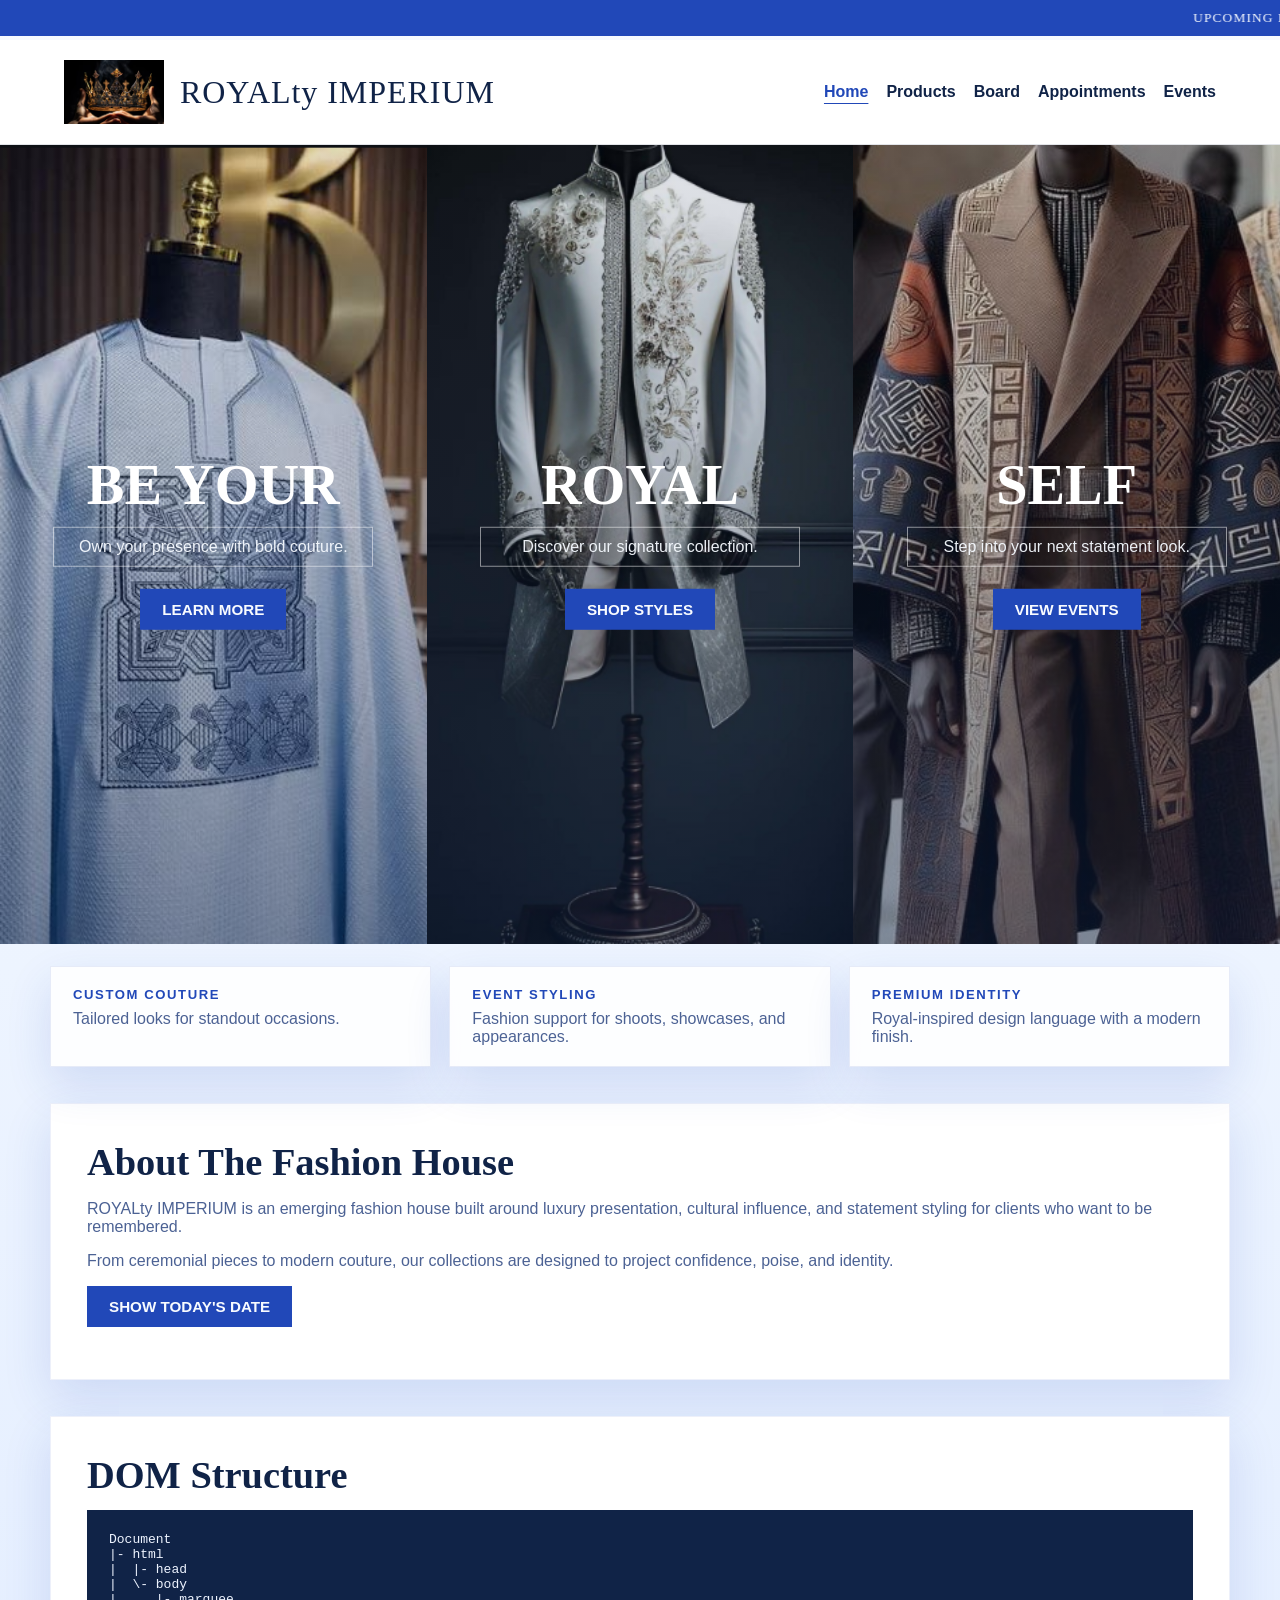
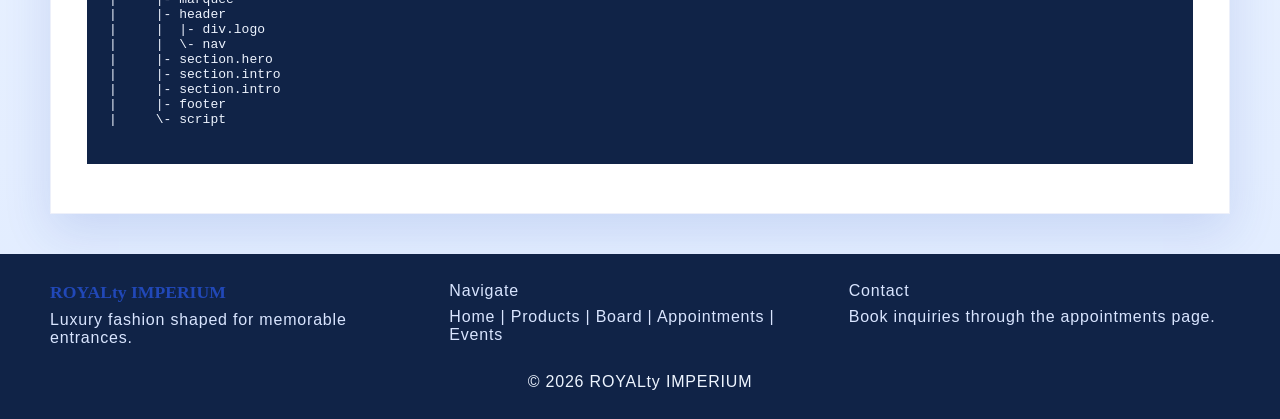
<file: index.html>
<!DOCTYPE html>
<html lang="en">
<head>
    <meta charset="UTF-8">
    <meta name="viewport" content="width=device-width, initial-scale=1.0">
    <title>ROYALty IMPERIUM | Home</title>
    <link rel="stylesheet" href="style.css">
</head>
<body class="page-home">
<marquee>Upcoming Events: Royal Runway Show on April 20 | Style Consultation Week opens May 3 | Book your fitting today</marquee>

<header>
    <div class="logo">
        <img src="images/logo.png" alt="ROYALty IMPERIUM logo">
        <h1>ROYALty IMPERIUM</h1>
    </div>

    <nav>
        <a href="index.html" class="active">Home</a>
        <a href="products.html">Products</a>
        <a href="trustees.html">Board</a>
        <a href="appointments.html">Appointments</a>
        <a href="events.html">Events</a>
    </nav>
</header>

<main>
<section class="hero">
    <div class="hero-box">
        <img src="images/Nigeria Yoruba.png" alt="Nigeria Yoruba fashion outfit">
        <div class="overlay">
            <h2>Be Your</h2>
            <p>Own your presence with bold couture.</p>
            <button onclick="showMessage('Welcome to ROYALty IMPERIUM, an upcoming fashion house built for elegance.')">Learn More</button>
        </div>
    </div>

    <div class="hero-box">
        <img src="images/righy.png" alt="Featured signature outfit">
        <div class="overlay">
            <h2>Royal</h2>
            <p>Discover our signature collection.</p>
            <button onclick="goToPage('products.html')">Shop Styles</button>
        </div>
    </div>

    <div class="hero-box">
        <img src="images/africa black.jpeg" alt="Africa Black fashion highlight">
        <div class="overlay">
            <h2>Self</h2>
            <p>Step into your next statement look.</p>
            <button onclick="goToPage('events.html')">View Events</button>
        </div>
    </div>
</section>

<section class="brand-strip">
    <div class="brand-pill">
        <span>Custom Couture</span>
        <p>Tailored looks for standout occasions.</p>
    </div>
    <div class="brand-pill">
        <span>Event Styling</span>
        <p>Fashion support for shoots, showcases, and appearances.</p>
    </div>
    <div class="brand-pill">
        <span>Premium Identity</span>
        <p>Royal-inspired design language with a modern finish.</p>
    </div>
</section>

<section class="intro">
    <h2>About The Fashion House</h2>
    <p>ROYALty IMPERIUM is an emerging fashion house built around luxury presentation, cultural influence, and statement styling for clients who want to be remembered.</p>
    <p>From ceremonial pieces to modern couture, our collections are designed to project confidence, poise, and identity.</p>
    <button onclick="showDate()">Show Today's Date</button>
    <p id="today-display"></p>
</section>

<section class="intro">
    <h2>DOM Structure</h2>
    <pre id="dom-structure">
Document
|- html
|  |- head
|  \- body
|     |- marquee
|     |- header
|     |  |- div.logo
|     |  \- nav
|     |- section.hero
|     |- section.intro
|     |- section.intro
|     |- footer
|     \- script
    </pre>
</section>
</main>

<footer>
    <div class="footer-content">
        <div>
            <h3>ROYALty IMPERIUM</h3>
            <p>Luxury fashion shaped for memorable entrances.</p>
        </div>
        <div>
            <p>Navigate</p>
            <p>Home | Products | Board | Appointments | Events</p>
        </div>
        <div>
            <p>Contact</p>
            <p>Book inquiries through the appointments page.</p>
        </div>
    </div>
    <p>&copy; 2026 ROYALty IMPERIUM</p>
</footer>

<script src="script.js"></script>
</body>
</html>
</file>
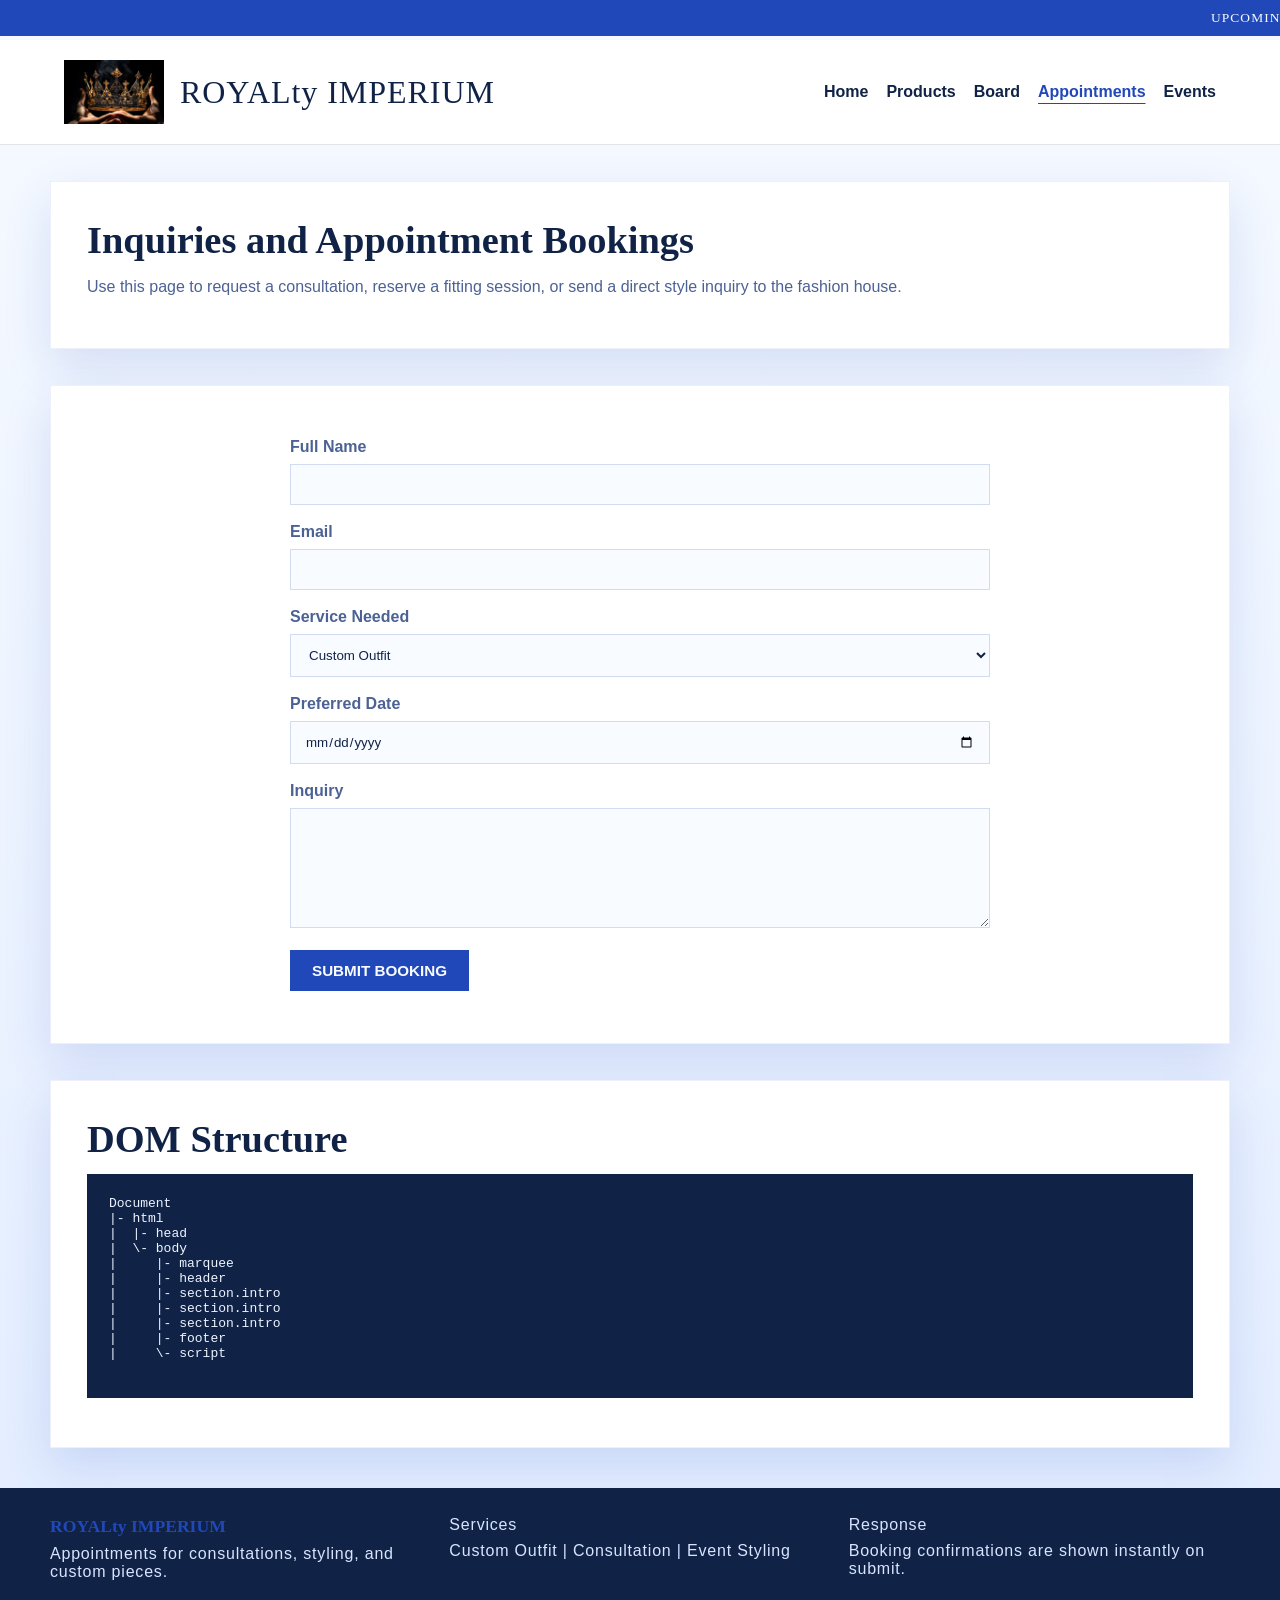
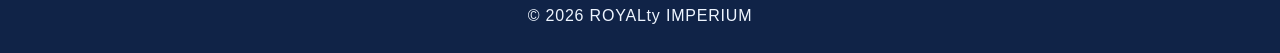
<file: appointments.html>
<!DOCTYPE html>
<html lang="en">
<head>
    <meta charset="UTF-8">
    <meta name="viewport" content="width=device-width, initial-scale=1.0">
    <title>ROYALty IMPERIUM | Inquiries and Appointments</title>
    <link rel="stylesheet" href="style.css">
</head>
<body class="page-appointments">
<marquee>Upcoming Events: Royal Runway Show on April 20 | Style Consultation Week opens May 3 | Book your fitting today</marquee>

<header>
    <div class="logo">
        <img src="images/logo.png" alt="ROYALty IMPERIUM logo">
        <h1>ROYALty IMPERIUM</h1>
    </div>

    <nav>
        <a href="index.html">Home</a>
        <a href="products.html">Products</a>
        <a href="trustees.html">Board</a>
        <a href="appointments.html" class="active">Appointments</a>
        <a href="events.html">Events</a>
    </nav>
</header>

<main>
<section class="intro">
    <h2>Inquiries and Appointment Bookings</h2>
    <p>Use this page to request a consultation, reserve a fitting session, or send a direct style inquiry to the fashion house.</p>
</section>

<section class="intro">
    <form id="appointment-form">
        <p>
            <label for="full-name">Full Name</label><br>
            <input type="text" id="full-name" name="full-name" required>
        </p>
        <p>
            <label for="email">Email</label><br>
            <input type="email" id="email" name="email" required>
        </p>
        <p>
            <label for="service">Service Needed</label><br>
            <select id="service" name="service">
                <option>Custom Outfit</option>
                <option>Consultation</option>
                <option>Event Styling</option>
            </select>
        </p>
        <p>
            <label for="appointment-date">Preferred Date</label><br>
            <input type="date" id="appointment-date" name="appointment-date" required>
        </p>
        <p>
            <label for="message">Inquiry</label><br>
            <textarea id="message" name="message" rows="4" cols="30" required></textarea>
        </p>
        <button type="submit">Submit Booking</button>
    </form>
    <p id="appointment-result"></p>
</section>

<section class="intro">
    <h2>DOM Structure</h2>
    <pre>
Document
|- html
|  |- head
|  \- body
|     |- marquee
|     |- header
|     |- section.intro
|     |- section.intro
|     |- section.intro
|     |- footer
|     \- script
    </pre>
</section>
</main>

<footer>
    <div class="footer-content">
        <div>
            <h3>ROYALty IMPERIUM</h3>
            <p>Appointments for consultations, styling, and custom pieces.</p>
        </div>
        <div>
            <p>Services</p>
            <p>Custom Outfit | Consultation | Event Styling</p>
        </div>
        <div>
            <p>Response</p>
            <p>Booking confirmations are shown instantly on submit.</p>
        </div>
    </div>
    <p>&copy; 2026 ROYALty IMPERIUM</p>
</footer>

<script src="script.js"></script>
</body>
</html>
</file>
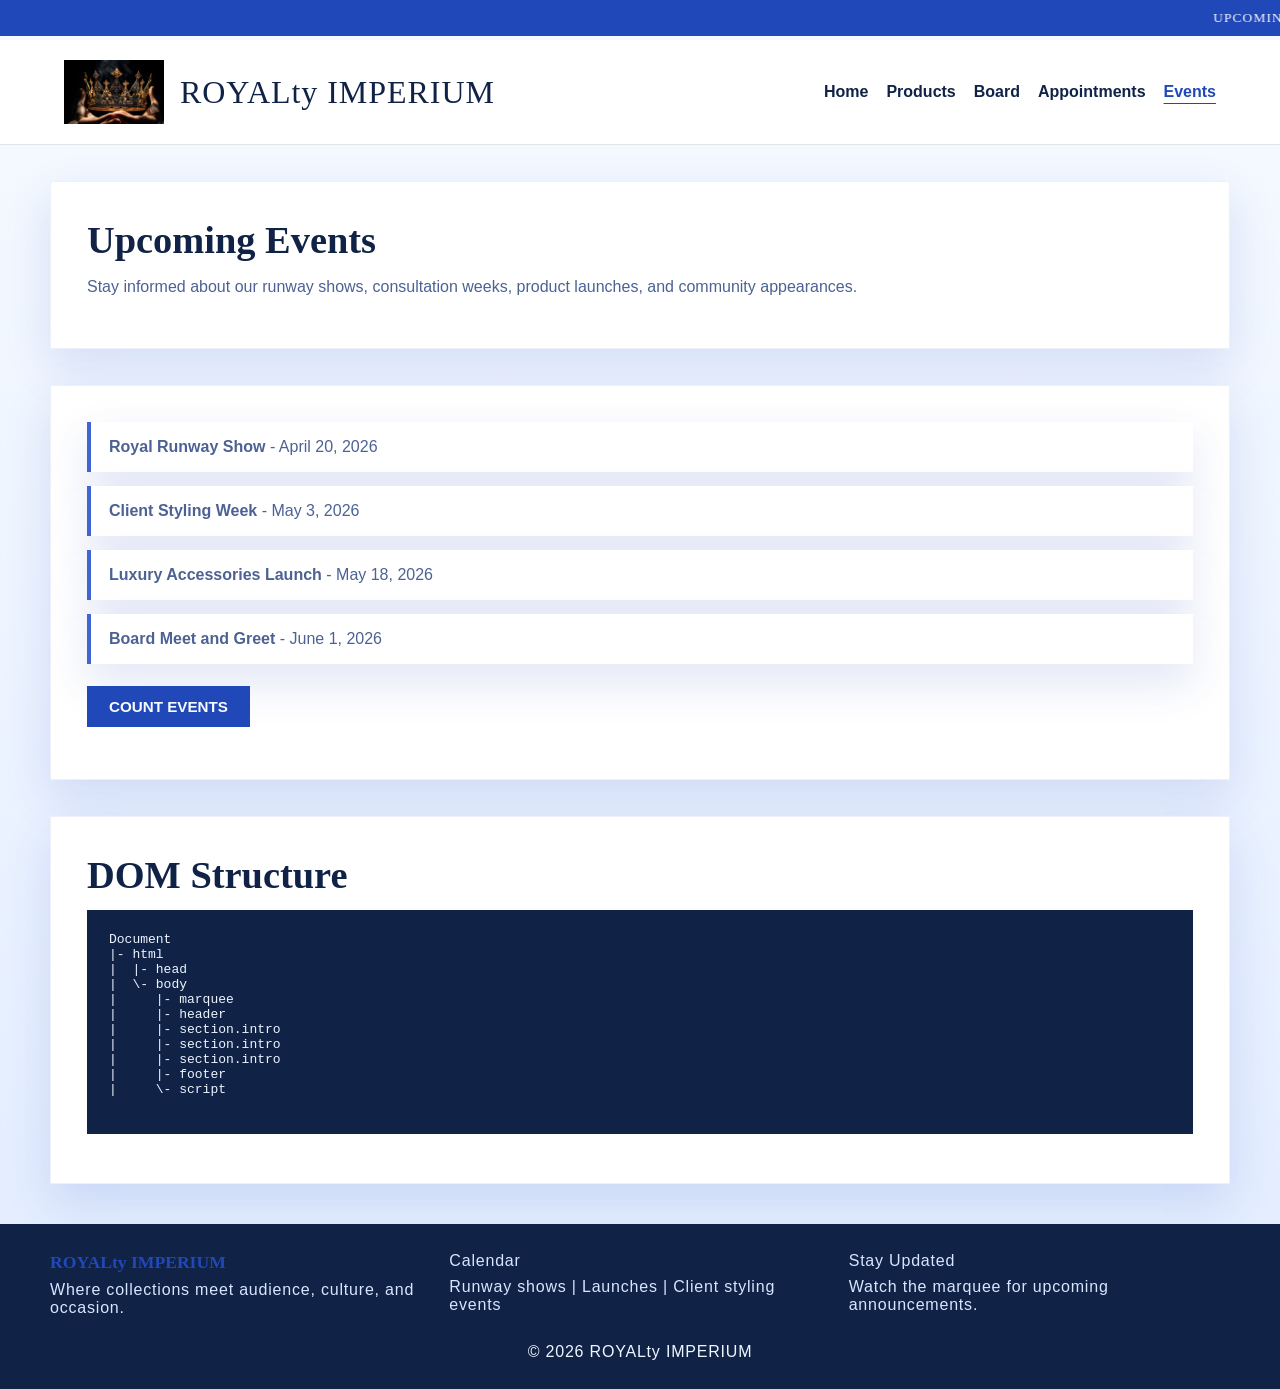
<file: events.html>
<!DOCTYPE html>
<html lang="en">
<head>
    <meta charset="UTF-8">
    <meta name="viewport" content="width=device-width, initial-scale=1.0">
    <title>ROYALty IMPERIUM | Upcoming Events</title>
    <link rel="stylesheet" href="style.css">
</head>
<body class="page-events">
<marquee>Upcoming Events: Royal Runway Show on April 20 | Style Consultation Week opens May 3 | Book your fitting today</marquee>

<header>
    <div class="logo">
        <img src="images/logo.png" alt="ROYALty IMPERIUM logo">
        <h1>ROYALty IMPERIUM</h1>
    </div>

    <nav>
        <a href="index.html">Home</a>
        <a href="products.html">Products</a>
        <a href="trustees.html">Board</a>
        <a href="appointments.html">Appointments</a>
        <a href="events.html" class="active">Events</a>
    </nav>
</header>

<main>
<section class="intro">
    <h2>Upcoming Events</h2>
    <p>Stay informed about our runway shows, consultation weeks, product launches, and community appearances.</p>
</section>

<section class="intro">
    <div id="events-list">
        <p><strong>Royal Runway Show</strong> - April 20, 2026</p>
        <p><strong>Client Styling Week</strong> - May 3, 2026</p>
        <p><strong>Luxury Accessories Launch</strong> - May 18, 2026</p>
        <p><strong>Board Meet and Greet</strong> - June 1, 2026</p>
    </div>
    <button onclick="countEvents()">Count Events</button>
    <p id="event-count"></p>
</section>

<section class="intro">
    <h2>DOM Structure</h2>
    <pre>
Document
|- html
|  |- head
|  \- body
|     |- marquee
|     |- header
|     |- section.intro
|     |- section.intro
|     |- section.intro
|     |- footer
|     \- script
    </pre>
</section>
</main>

<footer>
    <div class="footer-content">
        <div>
            <h3>ROYALty IMPERIUM</h3>
            <p>Where collections meet audience, culture, and occasion.</p>
        </div>
        <div>
            <p>Calendar</p>
            <p>Runway shows | Launches | Client styling events</p>
        </div>
        <div>
            <p>Stay Updated</p>
            <p>Watch the marquee for upcoming announcements.</p>
        </div>
    </div>
    <p>&copy; 2026 ROYALty IMPERIUM</p>
</footer>

<script src="script.js"></script>
</body>
</html>
</file>
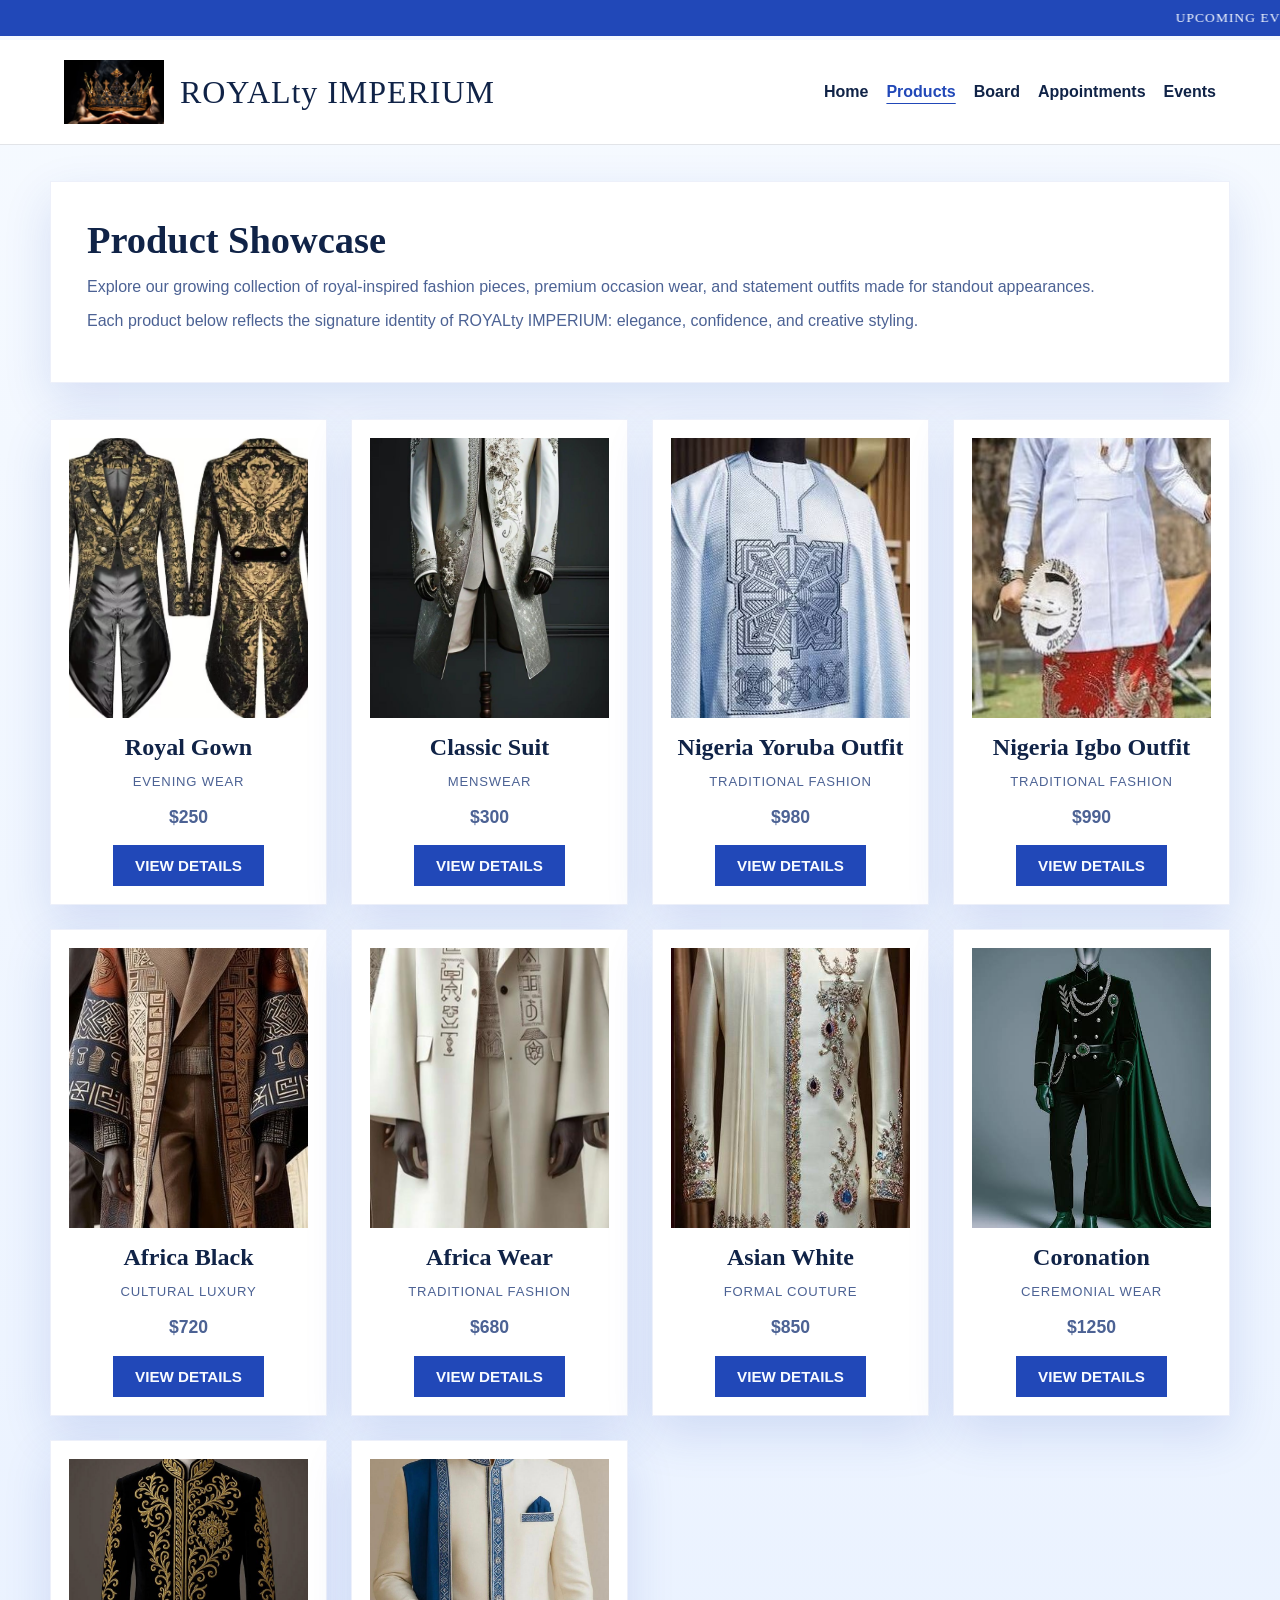
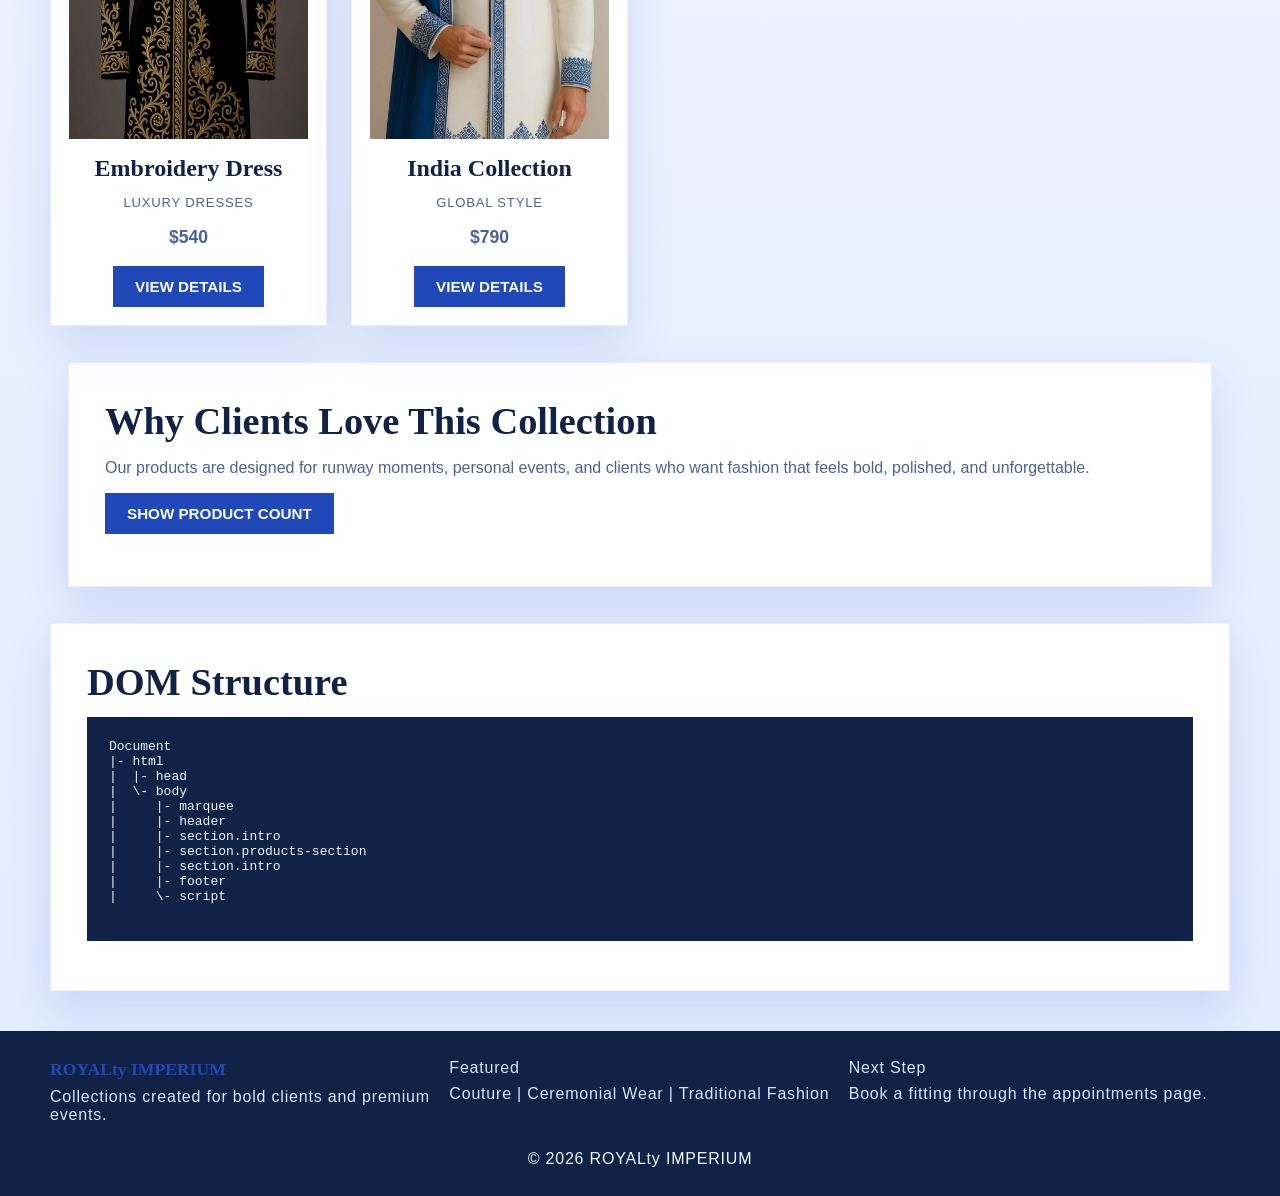
<file: products.html>
<!DOCTYPE html>
<html lang="en">
<head>
    <meta charset="UTF-8">
    <meta name="viewport" content="width=device-width, initial-scale=1.0">
    <title>ROYALty IMPERIUM | Products</title>
    <link rel="stylesheet" href="style.css">
</head>
<body class="page-products">
<marquee>Upcoming Events: Royal Runway Show on April 20 | Style Consultation Week opens May 3 | Book your fitting today</marquee>

<header>
    <div class="logo">
        <img src="images/logo.png" alt="ROYALty IMPERIUM logo">
        <h1>ROYALty IMPERIUM</h1>
    </div>

    <nav>
        <a href="index.html">Home</a>
        <a href="products.html" class="active">Products</a>
        <a href="trustees.html">Board</a>
        <a href="appointments.html">Appointments</a>
        <a href="events.html">Events</a>
    </nav>
</header>

<main>
<section class="intro">
    <h2>Product Showcase</h2>
    <p>Explore our growing collection of royal-inspired fashion pieces, premium occasion wear, and statement outfits made for standout appearances.</p>
    <p>Each product below reflects the signature identity of ROYALty IMPERIUM: elegance, confidence, and creative styling.</p>
</section>

<section class="products-section">
    <div class="products-grid">
        <div class="product-card">
            <div class="image-container">
                <img src="images/VEST IN .png" alt="Royal evening gown">
            </div>
            <h3>Royal Gown</h3>
            <p class="category">Evening Wear</p>
            <p class="price">$250</p>
            <button onclick="viewProduct('Royal Gown')">View Details</button>
        </div>

        <div class="product-card">
            <div class="image-container">
                <img src="images/righy.png" alt="Classic suit set">
            </div>
            <h3>Classic Suit</h3>
            <p class="category">Menswear</p>
            <p class="price">$300</p>
            <button onclick="viewProduct('Classic Suit')">View Details</button>
        </div>

        <div class="product-card">
            <div class="image-container">
                <img src="images/Nigeria Yoruba.png" alt="Nigeria Yoruba Outfit">
            </div>
            <h3>Nigeria Yoruba Outfit</h3>
            <p class="category">Traditional Fashion</p>
            <p class="price">$980</p>
            <button onclick="viewProduct('Nigeria Yoruba Outfit')">View Details</button>
        </div>

        <div class="product-card">
            <div class="image-container">
                <img src="images/white igbo.jpg" alt="Nigeria Igbo Outfit">
            </div>
            <h3>Nigeria Igbo Outfit</h3>
            <p class="category">Traditional Fashion</p>
            <p class="price">$990</p>
            <button onclick="viewProduct('Nigeria Igbo Outfit')">View Details</button>
        </div>

        <div class="product-card">
            <div class="image-container">
                <img src="images/africa black.jpeg" alt="Africa Black Collection">
            </div>
            <h3>Africa Black</h3>
            <p class="category">Cultural Luxury</p>
            <p class="price">$720</p>
            <button onclick="viewProduct('Africa Black')">View Details</button>
        </div>

        <div class="product-card">
            <div class="image-container">
                <img src="images/africa wear.jpeg" alt="Africa Wear Collection">
            </div>
            <h3>Africa Wear</h3>
            <p class="category">Traditional Fashion</p>
            <p class="price">$680</p>
            <button onclick="viewProduct('Africa Wear')">View Details</button>
        </div>

        <div class="product-card">
            <div class="image-container">
                <img src="images/asian white.jpeg" alt="Asian White Collection">
            </div>
            <h3>Asian White</h3>
            <p class="category">Formal Couture</p>
            <p class="price">$850</p>
            <button onclick="viewProduct('Asian White')">View Details</button>
        </div>

        <div class="product-card">
            <div class="image-container">
                <img src="images/coronation.jpeg" alt="Coronation Outfit">
            </div>
            <h3>Coronation</h3>
            <p class="category">Ceremonial Wear</p>
            <p class="price">$1250</p>
            <button onclick="viewProduct('Coronation')">View Details</button>
        </div>

        <div class="product-card">
            <div class="image-container">
                <img src="images/Embroidery Dress Diy.jpg.jpeg" alt="Embroidery Dress">
            </div>
            <h3>Embroidery Dress</h3>
            <p class="category">Luxury Dresses</p>
            <p class="price">$540</p>
            <button onclick="viewProduct('Embroidery Dress')">View Details</button>
        </div>

        <div class="product-card">
            <div class="image-container">
                <img src="images/india.jpeg" alt="India Collection">
            </div>
            <h3>India Collection</h3>
            <p class="category">Global Style</p>
            <p class="price">$790</p>
            <button onclick="viewProduct('India Collection')">View Details</button>
        </div>
    </div>

    <div class="intro">
        <h2>Why Clients Love This Collection</h2>
        <p>Our products are designed for runway moments, personal events, and clients who want fashion that feels bold, polished, and unforgettable.</p>
        <button onclick="showProductCount()">Show Product Count</button>
        <p id="product-count"></p>
    </div>
</section>

<section class="intro">
    <h2>DOM Structure</h2>
    <pre>
Document
|- html
|  |- head
|  \- body
|     |- marquee
|     |- header
|     |- section.intro
|     |- section.products-section
|     |- section.intro
|     |- footer
|     \- script
    </pre>
</section>
</main>

<footer>
    <div class="footer-content">
        <div>
            <h3>ROYALty IMPERIUM</h3>
            <p>Collections created for bold clients and premium events.</p>
        </div>
        <div>
            <p>Featured</p>
            <p>Couture | Ceremonial Wear | Traditional Fashion</p>
        </div>
        <div>
            <p>Next Step</p>
            <p>Book a fitting through the appointments page.</p>
        </div>
    </div>
    <p>&copy; 2026 ROYALty IMPERIUM</p>
</footer>

<script src="script.js"></script>
</body>
</html>
</file>
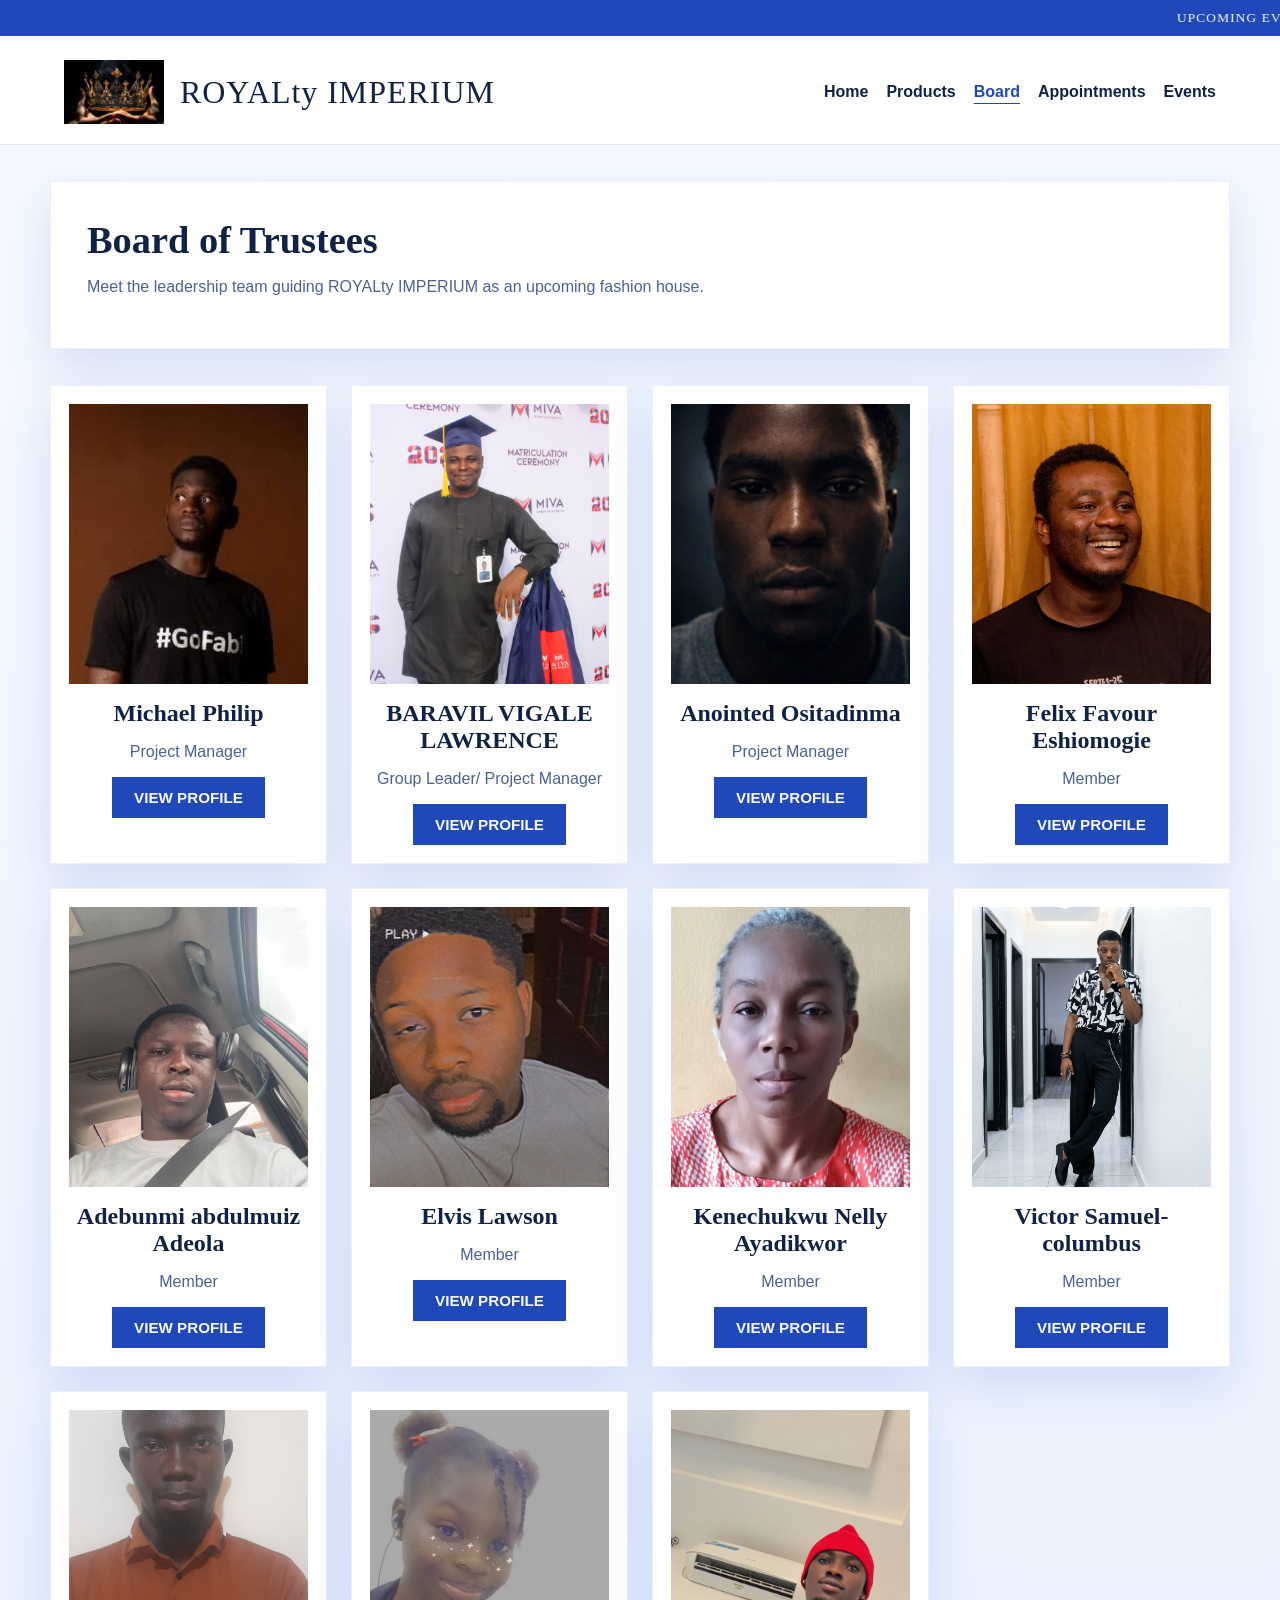
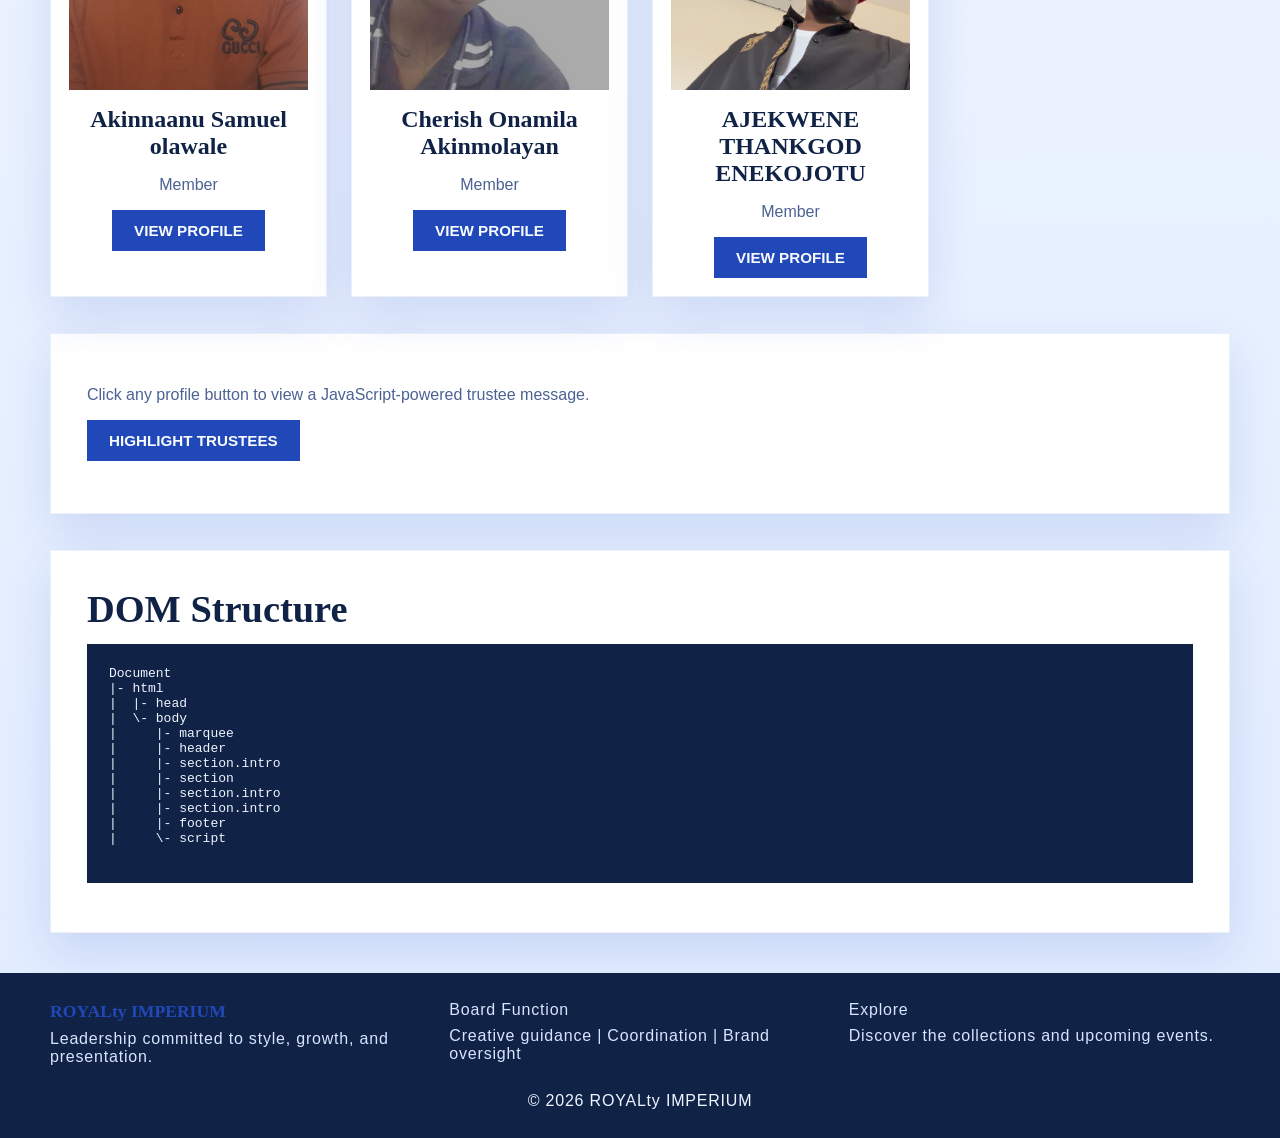
<file: trustees.html>
<!DOCTYPE html>
<html lang="en">
<head>
    <meta charset="UTF-8">
    <meta name="viewport" content="width=device-width, initial-scale=1.0">
    <title>ROYALty IMPERIUM | Board of Trustees</title>
    <link rel="stylesheet" href="style.css">
</head>
<body class="page-trustees">
<marquee>Upcoming Events: Royal Runway Show on April 20 | Style Consultation Week opens May 3 | Book your fitting today</marquee>

<header>
    <div class="logo">
        <img src="images/logo.png" alt="ROYALty IMPERIUM logo">
        <h1>ROYALty IMPERIUM</h1>
    </div>

    <nav>
        <a href="index.html">Home</a>
        <a href="products.html">Products</a>
        <a href="trustees.html" class="active">Board</a>
        <a href="appointments.html">Appointments</a>
        <a href="events.html">Events</a>
    </nav>
</header>

<main>
<section class="intro">
    <h2>Board of Trustees</h2>
    <p>Meet the leadership team guiding ROYALty IMPERIUM as an upcoming fashion house.</p>
</section>

<section>
    <div class="trustees">
        <div class="member">
            <img src="images/member1.jpeg" alt="Michael Philip" width="150">
            <h3>Michael Philip</h3>
            <p>Project Manager</p>
            <button onclick="showMember('Michael Philip')">View Profile</button>
        </div>

        <div class="member">
            <img src="images/BARAVIL VIGALE LAWRENCE.jpeg" alt="BARAVIL VIGALE LAWRENCE" width="150">
            <h3>BARAVIL VIGALE LAWRENCE</h3>
            <p>Group Leader/ Project Manager</p>
            <button onclick="showMember('BARAVIL VIGALE LAWRENCE')">View Profile</button>
        </div>

        <div class="member">
            <img src="images/Anointed Ositadinma.jpeg" alt="Anointed Ositadinma" width="150">
            <h3>Anointed Ositadinma</h3>
            <p>Project Manager</p>
            <button onclick="showMember('Anointed Ositadinma')">View Profile</button>
        </div>

        <div class="member">
            <img src="images/Felix Favour Eshiomogie.jpeg" alt="Felix Favour Eshiomogie" width="150">
            <h3>Felix Favour Eshiomogie</h3>
            <p>Member</p>
            <button onclick="showMember('Felix Favour Eshiomogie')">View Profile</button>
        </div>

        <div class="member">
            <img src="images/Adebunmi abdulmuiz Adeola.jpeg" alt="Adebunmi abdulmuiz Adeola" width="150">
            <h3>Adebunmi abdulmuiz Adeola</h3>
            <p>Member</p>
            <button onclick="showMember('Adebunmi abdulmuiz Adeola')">View Profile</button>
        </div>

        <div class="member">
            <img src="images/Elvis Lawson.PNG" alt="Elvis Lawson" width="150">
            <h3>Elvis Lawson</h3>
            <p>Member</p>
            <button onclick="showMember('Elvis Lawson')">View Profile</button>
        </div>

        <div class="member">
            <img src="images/Kenechukwu Nelly Ayadikwor.jpeg" alt="Kenechukwu Nelly Ayadikwor" width="150">
            <h3>Kenechukwu Nelly Ayadikwor</h3>
            <p>Member</p>
            <button onclick="showMember('Kenechukwu Nelly Ayadikwor')">View Profile</button>
        </div>

        <div class="member">
            <img src="images/Victor Samuel-columbus.png" alt="Victor Samuel-columbus" width="150">
            <h3>Victor Samuel-columbus</h3>
            <p>Member</p>
            <button onclick="showMember('Victor Samuel-columbus')">View Profile</button>
        </div>

        <div class="member">
            <img src="images/Akinnaanu Samuel olawale.jpeg" alt="Akinnaanu Samuel olawale" width="150">
            <h3>Akinnaanu Samuel olawale</h3>
            <p>Member</p>
            <button onclick="showMember('Akinnaanu Samuel olawale')">View Profile</button>
        </div>

        <div class="member">
            <img src="images/Cherish Onamila Akinmolayan.jpeg" alt="Cherish Onamila Akinmolayan" width="150">
            <h3>Cherish Onamila Akinmolayan</h3>
            <p>Member</p>
            <button onclick="showMember('Cherish Onamila Akinmolayan')">View Profile</button>
        </div>

        <div class="member">
            <img src="images/AJEKWENE THANKGOD ENEKOJOTU.jpeg" alt="AJEKWENE THANKGOD ENEKOJOTU" width="150">
            <h3>AJEKWENE THANKGOD ENEKOJOTU</h3>
            <p>Member</p>
            <button onclick="showMember('AJEKWENE THANKGOD ENEKOJOTU')">View Profile</button>
        </div>
    </div>
</section>

<section class="intro">
    <p>Click any profile button to view a JavaScript-powered trustee message.</p>
    <button onclick="highlightTrustees()">Highlight Trustees</button>
    <p id="trustee-note"></p>
</section>

<section class="intro">
    <h2>DOM Structure</h2>
    <pre>
Document
|- html
|  |- head
|  \- body
|     |- marquee
|     |- header
|     |- section.intro
|     |- section
|     |- section.intro
|     |- section.intro
|     |- footer
|     \- script
    </pre>
</section>
</main>

<footer>
    <div class="footer-content">
        <div>
            <h3>ROYALty IMPERIUM</h3>
            <p>Leadership committed to style, growth, and presentation.</p>
        </div>
        <div>
            <p>Board Function</p>
            <p>Creative guidance | Coordination | Brand oversight</p>
        </div>
        <div>
            <p>Explore</p>
            <p>Discover the collections and upcoming events.</p>
        </div>
    </div>
    <p>&copy; 2026 ROYALty IMPERIUM</p>
</footer>

<script src="script.js"></script>
</body>
</html>
</file>
<file: style.css>
:root {
    --cream: #edf4ff;
    --white: #ffffff;
    --ink: #102347;
    --soft-ink: #4c6294;
    --gold: #3f66d4;
    --gold-deep: #2148b8;
    --line: rgba(16, 35, 71, 0.12);
    --shadow: 0 18px 45px rgba(33, 72, 184, 0.14);
}

* {
    box-sizing: border-box;
}

body {
    margin: 0;
    font-family: Georgia, "Times New Roman", serif;
    color: var(--ink);
    background: linear-gradient(180deg, #f6faff 0%, #edf4ff 48%, #e1ecff 100%);
}

main {
    display: block;
}

img {
    display: block;
    max-width: 100%;
}

marquee {
    padding: 10px 18px;
    background: #2148b8;
    color: #f8fbff;
    font-size: 0.84rem;
    letter-spacing: 0.08em;
    text-transform: uppercase;
}

/* HEADER */
header {
    position: sticky;
    top: 0;
    z-index: 20;
    display: flex;
    justify-content: space-between;
    align-items: center;
    gap: 20px;
    padding: 20px 5vw;
    background: rgba(255, 255, 255, 0.95);
    border-bottom: 1px solid var(--line);
}

.logo {
    display: flex;
    align-items: center;
    gap: 16px;
}

.logo img {
    width: 100px;
    height: 64px;
    object-fit: cover;
}

.logo h1 {
    margin: 0;
    font-size: 2rem;
    font-weight: 500;
    letter-spacing: 0.03em;
}

nav {
    display: flex;
    flex-wrap: wrap;
    align-items: center;
    justify-content: flex-end;
    gap: 18px;
}

nav a {
    margin: 0;
    text-decoration: none;
    color: var(--ink);
    font-family: "Trebuchet MS", Arial, sans-serif;
    font-size: 1rem;
    font-weight: 700;
    transition: color 0.2s ease;
}

nav a:hover,
nav a:focus,
nav a.active {
    color: var(--gold-deep);
}

nav a.active {
    text-decoration: underline;
    text-underline-offset: 6px;
}

button,
.overlay button,
form button {
    padding: 12px 22px;
    border: none;
    background: #2148b8;
    color: #f8fbff;
    font-family: "Trebuchet MS", Arial, sans-serif;
    font-size: 0.95rem;
    font-weight: 700;
    text-transform: uppercase;
    cursor: pointer;
    transition: background 0.2s ease, transform 0.2s ease;
}

button:hover,
button:focus,
.overlay button:hover,
.overlay button:focus {
    background: var(--gold-deep);
    transform: translateY(-1px);
}

/* HERO SECTION */
.hero {
    display: grid;
    grid-template-columns: repeat(3, 1fr);
    gap: 0;
    background: #d7e4ff;
}

.hero-box {
    position: relative;
    min-height: 74vh;
    overflow: hidden;
}

.hero-box::after {
    content: "";
    position: absolute;
    inset: 0;
    background: linear-gradient(180deg, rgba(16, 35, 71, 0.12), rgba(16, 35, 71, 0.5));
}

.hero-box img {
    width: 100%;
    height: 100%;
    min-height: 74vh;
    object-fit: cover;
}

.brand-strip {
    width: min(1180px, calc(100% - 36px));
    margin: 22px auto 0;
    display: grid;
    grid-template-columns: repeat(3, 1fr);
    gap: 18px;
}

.brand-pill {
    padding: 20px 22px;
    background: rgba(255, 255, 255, 0.9);
    border: 1px solid rgba(33, 72, 184, 0.1);
    box-shadow: var(--shadow);
}

.brand-pill span {
    display: block;
    margin-bottom: 8px;
    color: var(--gold-deep);
    font-family: "Trebuchet MS", Arial, sans-serif;
    font-size: 0.82rem;
    font-weight: 700;
    letter-spacing: 0.12em;
    text-transform: uppercase;
}

.brand-pill p {
    margin: 0;
    color: var(--soft-ink);
    font-family: "Trebuchet MS", Arial, sans-serif;
}

/* OVERLAY TEXT */
.overlay {
    position: absolute;
    top: 50%;
    left: 50%;
    z-index: 1;
    width: min(76%, 320px);
    transform: translate(-50%, -50%);
    color: #fff;
    text-align: center;
}

.overlay h2 {
    margin: 0 0 14px;
    font-size: clamp(2.4rem, 4.4vw, 5rem);
    font-weight: 700;
    line-height: 0.95;
    text-transform: uppercase;
}

.overlay p {
    margin: 0 0 22px;
    padding: 10px 12px;
    border: 1px solid rgba(255, 255, 255, 0.5);
    color: rgba(246, 250, 255, 0.95);
    font-family: "Trebuchet MS", Arial, sans-serif;
    font-size: 1rem;
}

/* CONTENT SECTIONS */
.intro,
.products-section,
section > .trustees {
    width: min(1180px, calc(100% - 36px));
    margin-left: auto;
    margin-right: auto;
}

.intro {
    margin-top: 36px;
    margin-bottom: 36px;
    padding: 36px;
    background: #ffffff;
    box-shadow: var(--shadow);
    border: 1px solid rgba(33, 72, 184, 0.08);
}

.intro h2 {
    margin-top: 0;
    margin-bottom: 12px;
    font-size: clamp(2rem, 3vw, 3rem);
    font-weight: 600;
}

.intro p,
.product-card p,
.member p,
label,
#events-list p {
    color: var(--soft-ink);
    font-family: "Trebuchet MS", Arial, sans-serif;
}

pre {
    overflow-x: auto;
    padding: 22px;
    background: #102347;
    color: #eef4ff;
}

/* PRODUCTS */
.products-section {
    margin-top: 20px;
    margin-bottom: 36px;
}

.products-grid,
.trustees {
    display: grid;
    grid-template-columns: repeat(auto-fit, minmax(220px, 1fr));
    gap: 24px;
}

.product-card,
.member {
    padding: 18px;
    background: #ffffff;
    box-shadow: var(--shadow);
    text-align: center;
    border: 1px solid rgba(33, 72, 184, 0.08);
    transition: transform 0.2s ease, border-color 0.2s ease, box-shadow 0.2s ease;
}

.product-card:hover,
.member:hover {
    transform: translateY(-4px);
    border-color: rgba(240, 200, 120, 0.35);
}

.image-container {
    overflow: hidden;
    margin-bottom: 16px;
    background: #e9f1ff;
}

.image-container img,
.member img {
    width: 100%;
    height: 280px;
    object-fit: cover;
}

.member img {
    margin-bottom: 16px;
}

.product-card h3,
.member h3 {
    margin: 10px 0 8px;
    font-size: 1.5rem;
}

.category {
    letter-spacing: 0.06em;
    text-transform: uppercase;
    font-size: 0.82rem;
}

.price {
    color: var(--gold-deep);
    font-size: 1.1rem;
    font-weight: 700;
}

/* FORM */
form {
    width: min(700px, 100%);
    margin: 0 auto;
    text-align: left;
}

form p {
    margin-bottom: 18px;
}

label {
    display: inline-block;
    margin-bottom: 8px;
    font-weight: 700;
}

input,
select,
textarea {
    width: 100%;
    padding: 12px 14px;
    border: 1px solid rgba(33, 72, 184, 0.18);
    background: #f8fbff;
    color: var(--ink);
    font-family: "Trebuchet MS", Arial, sans-serif;
}

textarea {
    resize: vertical;
    min-height: 120px;
}

/* EVENTS */
#events-list {
    display: grid;
    gap: 14px;
    margin-bottom: 22px;
}

#events-list p {
    margin: 0;
    padding: 16px 18px;
    background: #ffffff;
    border-left: 4px solid var(--gold);
    box-shadow: var(--shadow);
    text-align: left;
}

#appointment-result,
#product-count,
#event-count,
#today-display,
#trustee-note {
    font-family: "Trebuchet MS", Arial, sans-serif;
    font-weight: 700;
    color: var(--gold-deep);
}

/* FOOTER */
footer {
    margin-top: 40px;
    padding: 28px 20px;
    background: #102347;
    color: #eef5ff;
    text-align: center;
}

.footer-content {
    width: min(1180px, calc(100% - 36px));
    margin: 0 auto 18px;
    display: grid;
    grid-template-columns: repeat(3, 1fr);
    gap: 18px;
    text-align: left;
}

.footer-content h3,
.footer-content p {
    margin: 0 0 8px;
}

.footer-content h3 {
    color: var(--gold-deep);
    font-size: 1.1rem;
}

.footer-content p {
    color: #d9e5ff;
    font-family: "Trebuchet MS", Arial, sans-serif;
}

footer p {
    margin: 0;
    font-family: "Trebuchet MS", Arial, sans-serif;
    letter-spacing: 0.05em;
}

/* MOBILE */
@media (max-width: 980px) {
    header {
        flex-direction: column;
        align-items: flex-start;
    }

    nav {
        justify-content: flex-start;
    }

    .hero {
        grid-template-columns: 1fr;
    }

    .brand-strip,
    .footer-content {
        grid-template-columns: 1fr;
    }

    .hero-box,
    .hero-box img {
        min-height: 460px;
    }
}

@media (max-width: 640px) {
    header {
        padding: 18px;
    }

    .logo {
        flex-direction: column;
        align-items: flex-start;
        gap: 10px;
    }

    .logo h1 {
        font-size: 1.5rem;
    }

    .intro,
    .products-section,
    section > .trustees {
        width: calc(100% - 20px);
    }

    .intro {
        padding: 24px 18px;
    }

    .overlay {
        width: min(84%, 320px);
    }

    .overlay h2 {
        font-size: 2.5rem;
    }

    .footer-content {
        text-align: center;
    }
}
</file>
